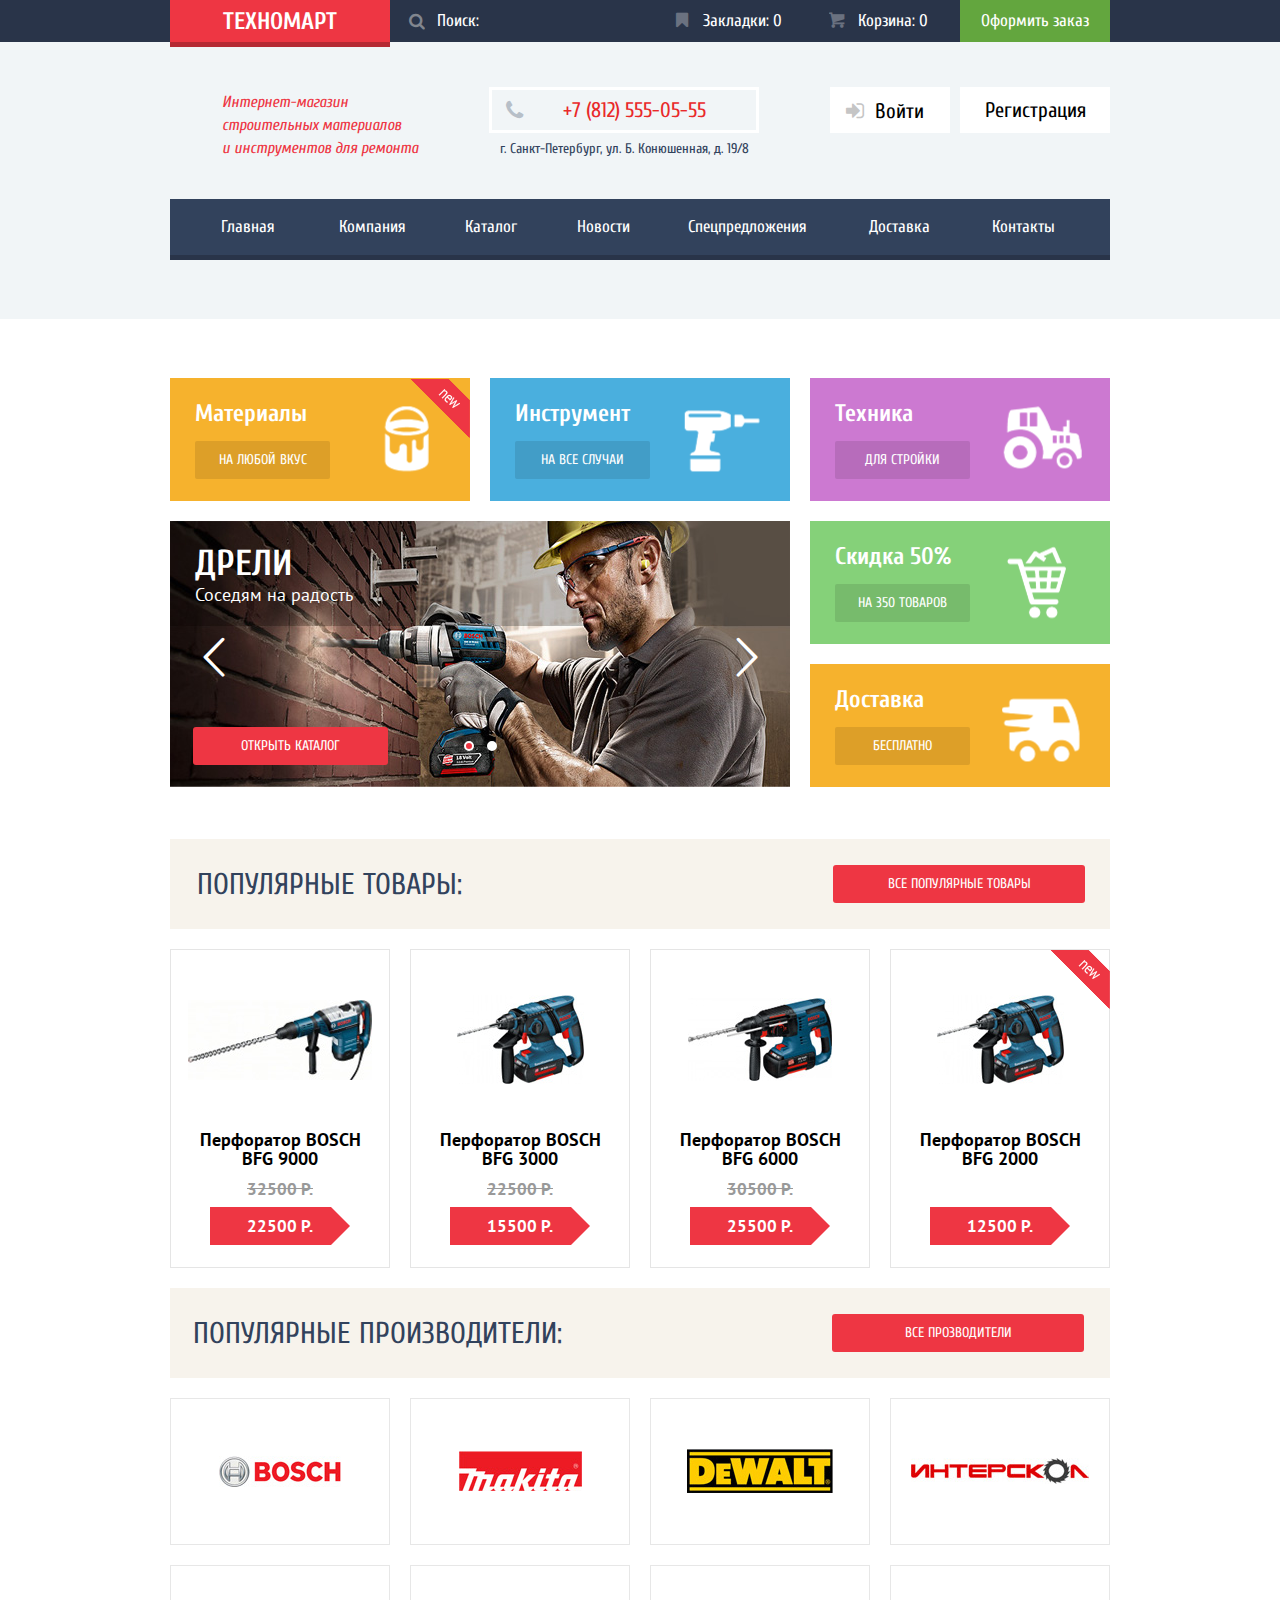
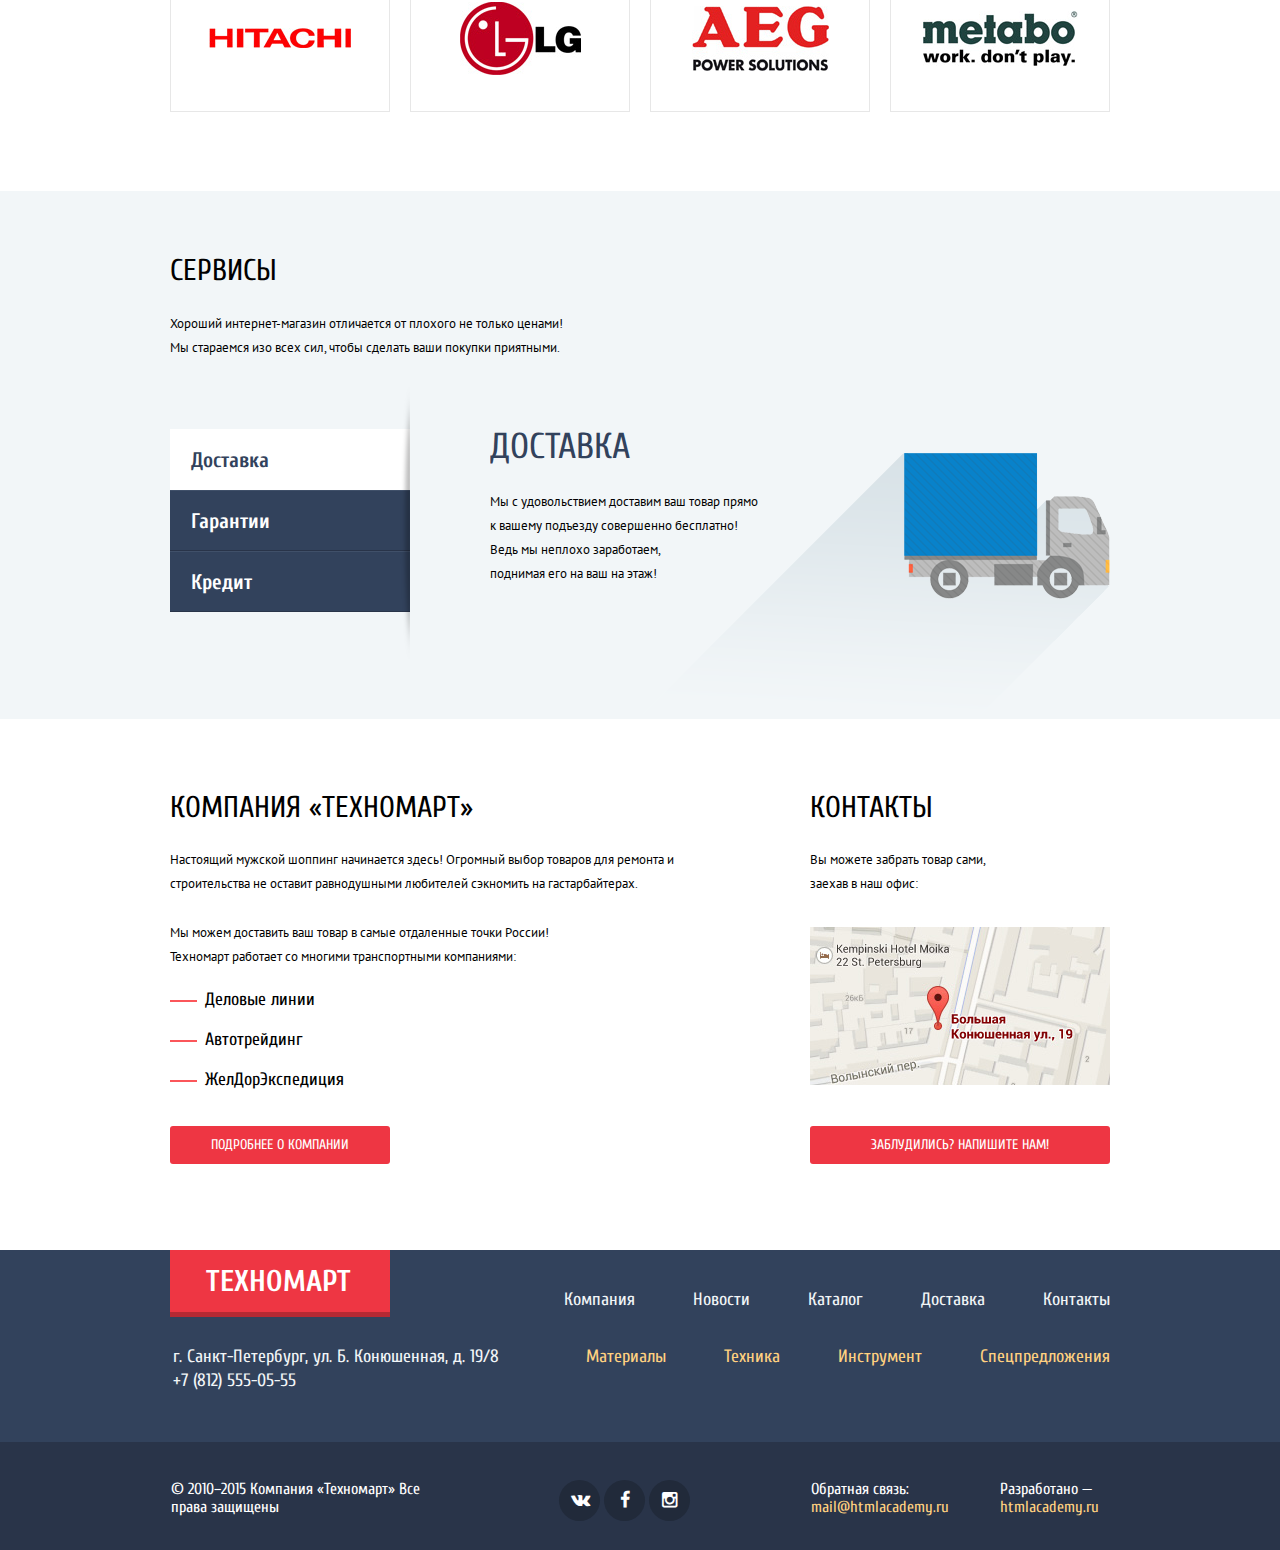
<file: index.html>
<!DOCTYPE html>
<html lang="ru">

<head>
	<meta charset="utf-8">
	<title>Техномарт</title>
	<link href="https://fonts.googleapis.com/css?family=PT+Sans:400,400italic,700&amp;subset=latin,cyrillic" rel="stylesheet" type="text/css">
	<link href="https://fonts.googleapis.com/css?family=Cuprum:400,700,400italic&amp;subset=latin,cyrillic" rel="stylesheet" type="text/css">
	<link rel="stylesheet" href="css/normalize.css">
	<link rel="stylesheet" href="css/style-min.css">
</head>

<body>
	<header class="main-header">
		<div class="control-of-purchases">
			<div class="container clearfix">
				<div class="main-header-logo">
					<a href="index.html" title="Техномарт">Техномарт</a>
				</div>
				<form action="/echo" method="post" name="header-search">
					<input type="search" name="search-field" id="search-field" placeholder="Поиск:">
					<button type="submit" class="icon-search"></button>
				</form>
				<div class="user-controls clearfix">
					<a href="#" class="control-btn bookmarks"><i class="icon-bookmark"></i>Закладки: <span>0</span></a>
					<a href="#" class="control-btn cart"><i class="icon-basket"></i>Корзина: <span>0</span></a>
					<a href="#" class="header-btn checkout">Оформить заказ</a>
				</div>
			</div>
		</div>
		<div class="container">
			<div class="main-header-content clearfix">
				<!--  контент шапки  -->
				<div class="header-shop-info">
					<p>Интернет-магазин
						<br> строительных материалов
						<br> и инструментов для ремонта</p>
				</div>
				<div class="header-contact-information">
					<div class="contact-tel clearfix"><i class="icon-phone"></i>+7 (812) 555-05-55</div>
					<p>г. Санкт-Петербург, ул. Б. Конюшенная, д. 19/8</p>
				</div>
				<div class="user-block clearfix">
					<a href="#" class="header-btn enter"><i class="icon-login"></i>Войти</a>
					<a href="#" class="header-btn registration">Регистрация</a>
				</div>
			</div>
			<!--  основное меню  -->
			<nav class="main-navigation">
				<ul class="clearfix">
					<li class="main-nav-item">
						<a href="index.html">Главная</a>
					</li>
					<li class="main-nav-item">
						<a href="#">Компания</a>
					</li>
					<li class="main-nav-item">
						<a href="technomart-catalog.html">Каталог</a>
					</li>
					<li class="main-nav-item">
						<a href="#">Новости</a>
					</li>
					<li class="main-nav-item">
						<a href="#">Спецпредложения</a>
					</li>
					<li class="main-nav-item">
						<a href="#">Доставка</a>
					</li>
					<li class="main-nav-item">
						<a href="#">Контакты</a>
					</li>
				</ul>
			</nav>
		</div>
	</header>
	<!--  основной блок  -->
	<div class="main-content">
		<div class="container">
			<div class="promo-block clearfix">
				<div class="left-col clearfix">
					<div class="promo materials flag-new">
						<h4>Материалы</h4>
						<a href="#">На любой вкус</a>
					</div>
					<div class="promo tool">
						<h4>Инструмент</h4>
						<a href="#">На все случаи</a>
					</div>
					<!--  слайдер промо блок  -->
					<div class="promo-block-slider">
						<input type="radio" name="promo" id="promo-1" checked>
						<input type="radio" name="promo" id="promo-2">
						<div class="promo-slider-controls">
							<label for="promo-1"></label>
							<label for="promo-2"></label>
						</div>
						<div class="promo-slides">
							<div class="prm-slide promo-slide-1">
								<h2>Дрели</h2>
								<p>Соседям на радость</p>
								<a href="#" class="content-btn slider-btn">Открыть каталог</a>
							</div>
							<div class="prm-slide promo-slide-2">
								<h2>Перфораторы</h2>
								<p>Настоящие мужские игрушки</p>
								<a href="#" class="content-btn slider-btn">Открыть каталог</a>
							</div>
							<button class="slider-arrow left-arrow" data-direction="left"><i class="icon-left"></i></button>
							<button class="slider-arrow right-arrow" data-direction="right"><i class="icon-right"></i></button>
						</div>
					</div>
				</div>
				<div class="right-col">
					<div class="promo technics">
						<h4>Техника</h4>
						<a href="#">Для стройки</a>
					</div>
					<div class="promo discounts">
						<h4>Скидка 50%</h4>
						<a href="#">На 350 товаров</a>
					</div>
					<div class="promo delivery">
						<h4>Доставка</h4>
						<a href="#">Бесплатно</a>
					</div>
				</div>
			</div>
			<div class="popular-goods">
				<div class="popular-goods-header clearfix">
					<h2>Популярные товары:</h2>
					<a href="#" class="content-btn">Все популярные товары</a>
				</div>
				<div class="popular-goods-catalog">
					<ul>
						<!--  1  -->
						<li>
							<div class="catalog-item">
								<!--                                    <div class="flag"></div>-->
								<div class="catalog-item-action">
									<a href="buy-product-page.html" class="buy-accept">Купить</a>
									<a href="#" class="add-to-boookmarks">В закладки</a>
								</div>
								<div class="item-image">
									<img src="img/item-image-bosch-9000.jpg" width="184" height="80" alt="Перфоратор BOSCH BFG 9000">
								</div>
								<h3>Перфоратор BOSCH BFG 9000</h3>
								<div class="old-price">32500 Р.</div>
								<div class="price">22500 Р.</div>
							</div>
						</li>
						<!--  2  -->
						<li>
							<div class="catalog-item">
								<div class="catalog-item-action">
									<a href="buy-product-page.html" class="buy-accept">Купить</a>
									<a href="#" class="add-to-boookmarks">В закладки</a>
								</div>
								<div class="item-image">
									<img src="img/item-image-bosch-3000.jpg" width="127" height="89" alt="Перфоратор BOSCH BFG 3000">
								</div>
								<h3>Перфоратор BOSCH BFG 3000</h3>
								<div class="old-price">22500 Р.</div>
								<div class="price">15500 Р.</div>
							</div>
						</li>
						<!--  3  -->
						<li>
							<div class="catalog-item">
								<div class="catalog-item-action">
									<a href="buy-product-page.html" class="buy-accept">Купить</a>
									<a href="#" class="add-to-boookmarks">В закладки</a>
								</div>
								<div class="item-image">
									<img src="img/item-image-bosch-6000.jpg" width="144" height="83" alt="Перфоратор BOSCH BFG 6000">
								</div>
								<h3>Перфоратор BOSCH BFG 6000</h3>
								<div class="old-price">30500 Р.</div>
								<div class="price">25500 Р.</div>
							</div>
						</li>
						<!--  новый 4  -->
						<li>
							<div class="catalog-item flag-new">
								<div class="catalog-item-action">
									<a href="buy-product-page.html" class="buy-accept">Купить</a>
									<a href="#" class="add-to-boookmarks">В закладки</a>
								</div>
								<div class="item-image">
									<img src="img/item-image-bosch-2000.jpg" width="127" height="89" alt="Перфоратор BOSCH BFG 2000">
								</div>
								<h3>Перфоратор BOSCH BFG 2000</h3>
								<div class="old-price"></div>
								<div class="price">12500 Р.</div>
							</div>
						</li>
					</ul>
				</div>
			</div>
			<!--  популярные производители  -->
			<div class="popular-makers">
				<div class="popular-makers-header clearfix">
					<h2>Популярные производители:</h2>
					<a href="#" class="content-btn">Все прозводители</a>
				</div>
				<div class="popular-makers-catalog">
					<ul>
						<li>
							<a href="#" class="makers-img-wrapper">
								<img src="img/popular-makers-bosch.jpg" width="122" height="31" alt="Bosch" title="Bosch">
							</a>
						</li>
						<li>
							<a href="#" class="makers-img-wrapper">
								<img src="img/popular-makers-makita.jpg" width="123" height="40" alt="Makita" title="Makita">
							</a>
						</li>
						<li>
							<a href="#" class="makers-img-wrapper">
								<img src="img/popular-makers-dewalt.jpg" width="146" height="44" alt="DeWalt" title="DeWalt">
							</a>
						</li>
						<li>
							<a href="#" class="makers-img-wrapper">
								<img src="img/popular-makers-interscol.jpg" width="178" height="26" alt="Интерскол" title="Интерскол">
							</a>
						</li>
						<li>
							<a href="#" class="makers-img-wrapper">
								<img src="img/popular-makers-hitachi.jpg" width="142" height="20" alt="Hitachi" title="Hitachi">
							</a>
						</li>
						<li>
							<a href="#" class="makers-img-wrapper">
								<img src="img/popular-makers-lg.jpg" width="121" height="73" alt="LG" title="LG">
							</a>
						</li>
						<li>
							<a href="#" class="makers-img-wrapper">
								<img src="img/popular-makers-aeg.jpg" width="137" height="65" alt="AEG" title="AEG">
							</a>
						</li>
						<li>
							<a href="#" class="makers-img-wrapper">
								<img src="img/popular-makers-metabo.jpg" width="155" height="55" alt="Metabo" title="Metabo">
							</a>
						</li>
					</ul>
				</div>
			</div>
		</div>
		<!--  услуги  -->
		<div class="services">
			<div class="container">
				<div class="services-description">
					<h2>Сервисы</h2>
					<p>Хороший интернет-магазин отличается от плохого не только ценами! Мы стараемся изо всех сил, чтобы сделать ваши покупки приятными.</p>
				</div>
				<!--  второй слайдер  -->
				<div class="services-slider clearfix">
					<input type="radio" name="services" id="service-1" checked>
					<input type="radio" name="services" id="service-2">
					<input type="radio" name="services" id="service-3" >
					<div class="slider-left-col">
						<div class="services-slider-controls">
							<label for="service-1">Доставка</label>
							<label for="service-2">Гарантии</label>
							<label for="service-3">Кредит</label>
						</div>
					</div>
					<div class="services-slides">
						<div class="service-slide services-slide-1">
							<h3>Доставка</h3>
							<p>Мы с удовольствием доставим ваш товар прямо
								<br> к вашему подъезду совершенно бесплатно!
								<br> Ведь мы неплохо заработаем,
								<br> поднимая его на ваш на этаж!</p>
						</div>
						<div class="service-slide services-slide-2">
							<h3>Гарантия</h3>
							<p>Если купленный у нас товар поломается или заискрит,
								<br> а также в случае пожара, спровоцированного его возгаранием,
								<br> вы всегда можете быть уверены в нашейгарантии. Мы обменяем
								<br> сгоревший товар на новый.
								<br> Дом уж восстановите как-нибудь сами.</p>
						</div>
						<div class="service-slide services-slide-3">
							<h3>Кредит</h3>
							<p>Залезть в долговую яму стало проще! Кредитные консультанты придут вам на помощь.</p>
							<a href="#" class="content-btn">Отправить заявку</a>
						</div>
					</div>
				</div>
			</div>
		</div>
		<div class="company-info">
			<div class="container clearfix">
				<div class="benefits">
					<h2>КОМПАНИЯ «Техномарт»</h2>
					<p>Настоящий мужской шоппинг начинается здесь! Огромный выбор товаров для ремонта и строительства не оставит равнодушными любителей сэкномить на гастарбайтерах.</p>
					<p>Мы можем доставить ваш товар в самые отдаленные точки России! Техномарт работает со многими транспортными компаниями:</p>
					<ul>
						<li>Деловые линии</li>
						<li>Автотрейдинг</li>
						<li>ЖелДорЭкспедиция</li>
					</ul>
					<a href="#" class="content-btn">Подробнее о компании</a>
				</div>
				<div class="contacts">
					<h2>Контакты</h2>
					<p>Вы можете забрать товар сами, заехав в наш офис:</p>
					<a class="open-modal-map" href="adress.html">
						<img src="img/small-map-image.jpg" width="300" height="158" alt="Место на карте" title="Наш офис здесь">
					</a>
					<a href="write-us.html" class="content-btn write-us-btn">Заблудились? Напишите нам!</a>
				</div>
				<div class="company-info-action">
					<div class="modal-map">
						<iframe src="https://www.google.com/maps/embed?pb=!1m18!1m12!1m3!1d2376.7516361114067!2d30.31810003127109!3d59.938747285514545!2m3!1f0!2f0!3f0!3m2!1i1024!2i768!4f13.1!3m3!1m2!1s0x4696310fca5ba729%3A0xea9c53d4493c879f!2z0JHQvtC70YzRiNCw0Y8g0JrQvtC90Y7RiNC10L3QvdCw0Y8g0YPQuy4sIDE5LCDQodCw0L3QutGCLdCf0LXRgtC10YDQsdGD0YDQsywgMTkxMTg2!5e0!3m2!1sru!2sru!4v1447366633626" width="940" height="446" style="border:0" allowfullscreen></iframe>
						<button class="closing-cross closing-map">&times;</button>
					</div>
				</div>
			</div>
		</div>
	</div>
	<!--  футер  -->
	<footer class="main-footer">
		<!--  верхняя часть  -->
		<div class="footer-top">
			<div class="container">
				<div class="footer-menu clearfix">
					<div class="footer-logo">
						<a href="index.html" title="Техномарт">Техномарт</a>
					</div>
					<nav class="footer-main-navigation">
						<ul>
							<li>
								<a href="#">Компания</a>
							</li>
							<li>
								<a href="#">Новости</a>
							</li>
							<li>
								<a href="technomart-catalog.html">Каталог</a>
							</li>
							<li>
								<a href="#">Доставка</a>
							</li>
							<li>
								<a href="#">Контакты</a>
							</li>
						</ul>
					</nav>
				</div>
				<div class="footer-categories clearfix">
					<div class="footer-contacts">
						<p>г. Санкт-Петербург, ул. Б. Конюшенная, д. 19/8 +7 (812) 555-05-55</p>
					</div>
					<div class="footer-sub-navigation">
						<ul>
							<li>
								<a href="#">Материалы</a>
							</li>
							<li>
								<a href="#">Техника</a>
							</li>
							<li>
								<a href="#">Инструмент</a>
							</li>
							<li>
								<a href="#">Спецпредложения</a>
							</li>
						</ul>
					</div>
				</div>
			</div>
		</div>
		<!--  нижняя часть  -->
		<div class="footer-bottom">
			<div class="container clearfix">
				<div class="footer-copyright">
					<p>&copy; 2010–2015 Компания «Техномарт» Все права защищены</p>
				</div>
				<div class="footer-social">
					<a href="#" class="social-btn vk"><i class="icon-vk"></i></a>
					<a href="#" class="social-btn fb"><i class="icon-facebook"></i></a>
					<a href="#" class="social-btn inst"><i class="icon-instagramm"></i></a>
				</div>
				<div class="footer-feedback">
					Обратная связь:
					<a href="mailto:mail@htmlacademy.ru">mail@htmlacademy.ru</a>
				</div>
				<div class="footer-developed">
					Разработано —
					<a href="https://htmlacademy.ru/">htmlacademy.ru</a>
				</div>
			</div>
		</div>
		<!--   попап    -->
		<div class="write-us-popup">
			<button class="closing-cross closing-write-us">&times;</button>
			<form action="/echo" method="post">
				<div class="popup-container clearfix">
					<div class="popup-left-col">
						<label for="popup-user-name">Ваше имя:</label>
						<input type="text" id="popup-user-name" name="user-name" placeholder="Представьтесь, пожалуйста">
					</div>
					<div class="popup-right-col">
						<label for="popup-user-email">Ваш e-mail:</label>
						<input type="email" id="popup-user-email" name="user-email" placeholder="Для отправки ответа">
					</div>
					<label for="message-text">Текст письма:</label>
					<textarea name="message-text" id="message-text" placeholder="В свободной форме"></textarea>
				</div>
				<div class="form-control">
					<button type="submit" class="content-btn">Отправить</button>
					<button type="reset" class="content-btn">Отмена</button>
				</div>
			</form>
		</div>
	</footer>
	<div class="add-to-cart-popup">
		<button class="closing-cross closing-cart">&times;</button>
		<div class="success-add">
			<span>Товар добавлен в корзину!</span>
			<div class="popup-control">
				<a href="#" class="content-btn">Оформить заказ</a>
				<button class="content-btn closing-cart">Продолжить покупки</button>
			</div>
		</div>
	</div>
	<script src="js/modal-windows-min.js" charset="utf-8"></script>
</body>

</html>
</file>
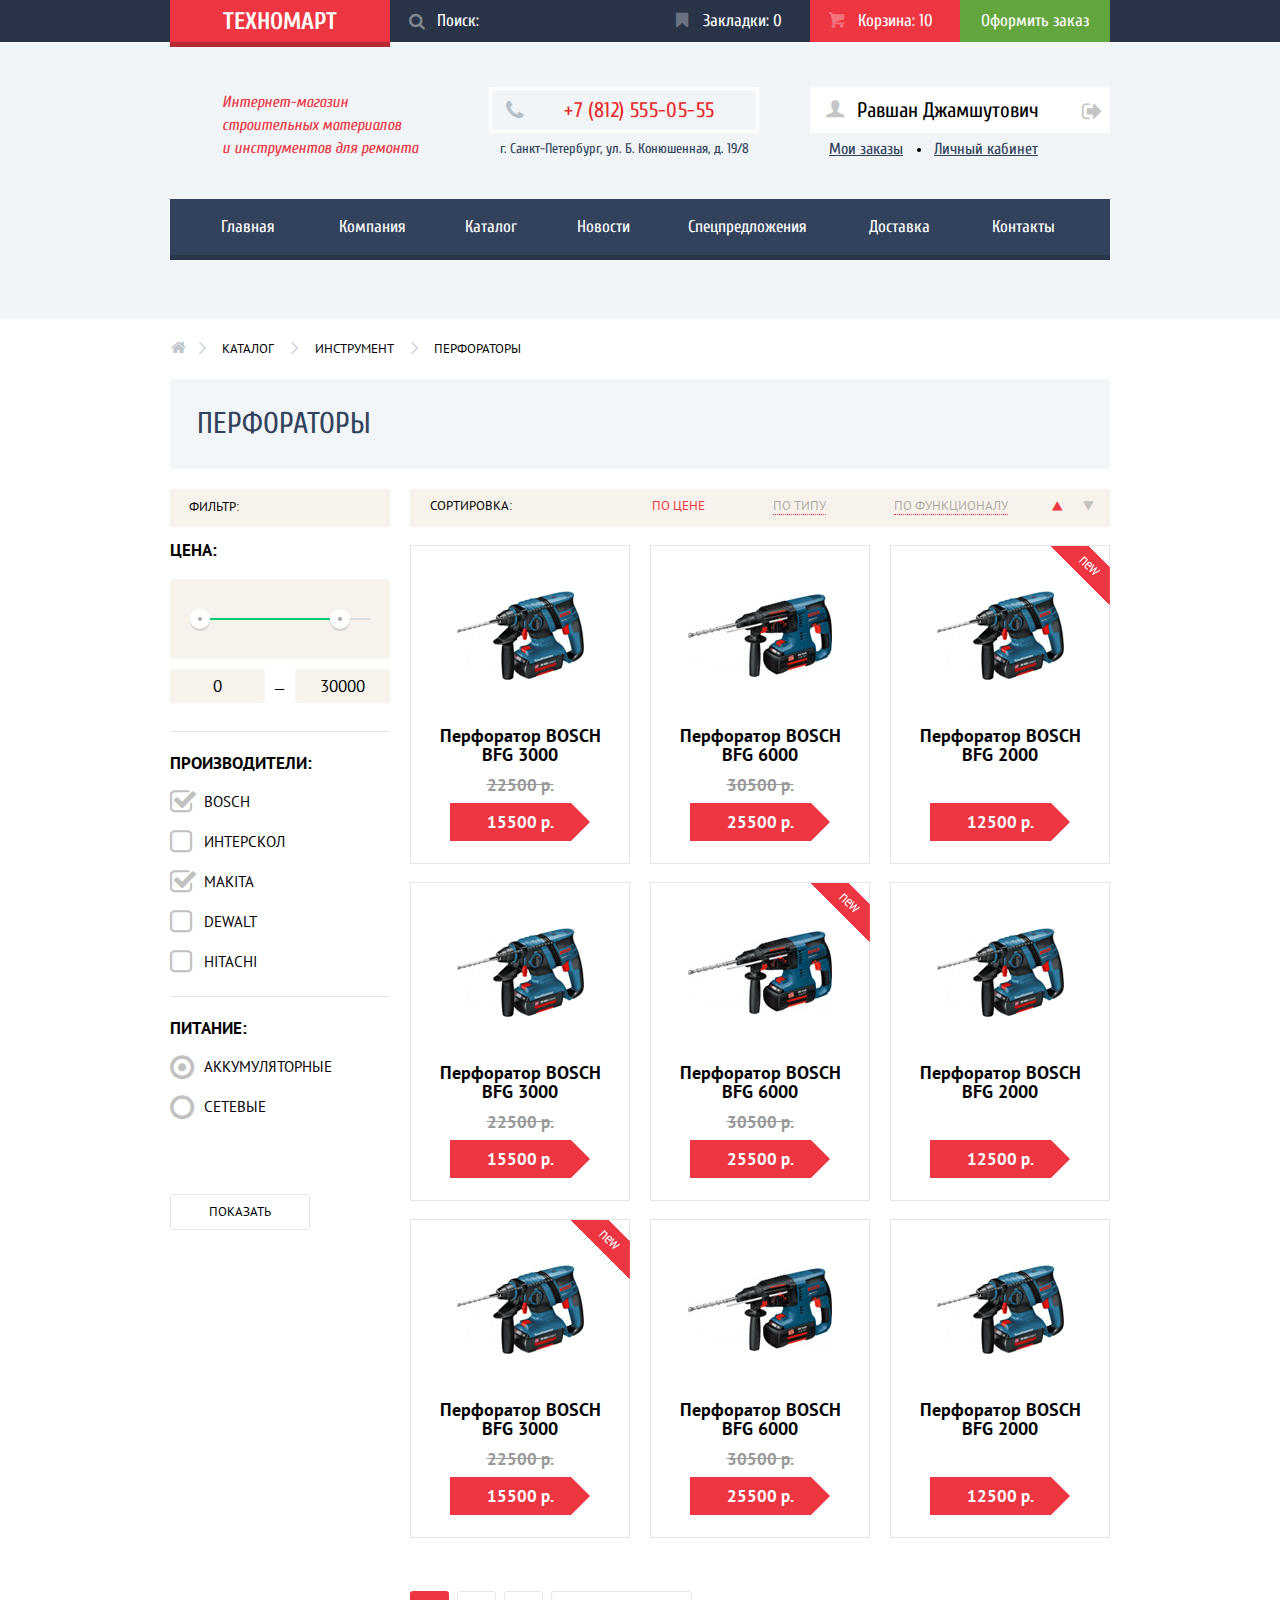
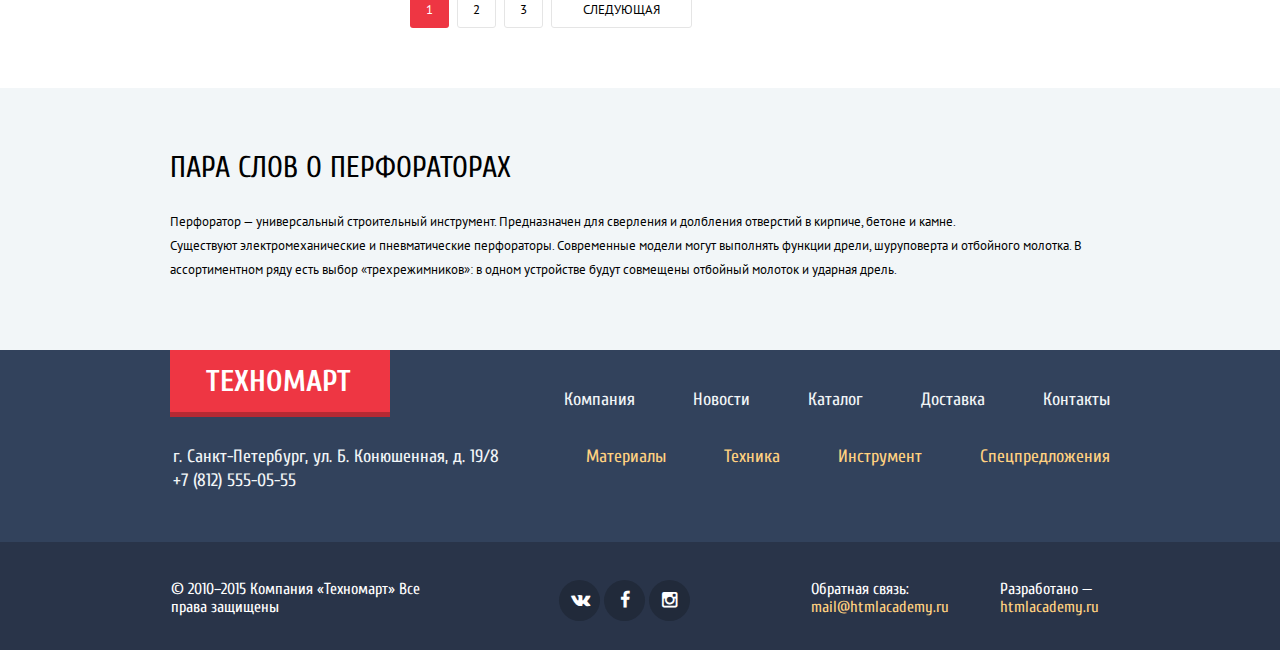
<file: technomart-catalog.html>
<!DOCTYPE html>
<html lang="ru">

<head>
	<meta charset="utf-8">
	<title>Техномарт</title>
	<link href="https://fonts.googleapis.com/css?family=PT+Sans:400,400italic,700&amp;subset=latin,cyrillic" rel="stylesheet" type="text/css">
	<link href="https://fonts.googleapis.com/css?family=Cuprum:400,700,400italic&amp;subset=latin,cyrillic" rel="stylesheet" type="text/css">
	<link rel="stylesheet" href="css/normalize.css">
	<link rel="stylesheet" href="css/style-min.css">
</head>

<body class="catalog-page">
	<!--  хэдэр  -->
	<header class="main-header">
		<!--  верхняя панелька  -->
		<div class="control-of-purchases">
			<div class="container clearfix">
				<div class="main-header-logo">
					<a href="index.html" title="Техномарт">Техномарт</a>
				</div>
				<form action="/echo" method="post" name="header-search">
					<input type="search" name="search-field" id="search-field" placeholder="Поиск:">
					<button type="submit" class="icon-search"></button>
				</form>
				<div class="user-controls clearfix">
					<a href="#" class="control-btn bookmarks"><i class="icon-bookmark"></i>Закладки: <span>0</span></a>
					<a href="#" class="control-btn cart action"><i class="icon-basket"></i>Корзина: <span>10</span></a>
					<a href="#" class="header-btn checkout">Оформить заказ</a>
				</div>
			</div>
		</div>
		<div class="container">
			<div class="main-header-content clearfix">
				<!--  контент шапки  -->
				<div class="header-shop-info">
					<p>Интернет-магазин
						<br> строительных материалов
						<br> и инструментов для ремонта</p>
				</div>
				<div class="header-contact-information">
					<div class="contact-tel clearfix"><i class="icon-phone"></i>+7 (812) 555-05-55</div>
					<p>г. Санкт-Петербург, ул. Б. Конюшенная, д. 19/8</p>
				</div>
				<!--  user-block  -->
				<div class="user-block-logged">
					<div class="user-logged-field clearfix">
						<a href="#" class="logged-user-out"><i class="icon-logout"></i></a>
						<a href="#" class="logged-user-name"><i class="icon-user"></i>Равшан Джамшутович</a>
					</div>
					<div class="user-logged-menu">
						<ul class="clearfix">
							<li>
								<a href="#">Мои заказы</a>
							</li>
							<li>
								<a href="#">Личный кабинет</a>
							</li>
						</ul>
					</div>
				</div>
			</div>
			<!--  основное меню  -->
			<nav class="main-navigation">
				<ul class="clearfix">
					<li class="main-nav-item">
						<a href="index.html">Главная</a>
					</li>
					<li class="main-nav-item">
						<a href="#">Компания</a>
					</li>
					<li class="main-nav-item">
						<a href="technomart-catalog.html">Каталог</a>
					</li>
					<li class="main-nav-item">
						<a href="#">Новости</a>
					</li>
					<li class="main-nav-item">
						<a href="#">Спецпредложения</a>
					</li>
					<li class="main-nav-item">
						<a href="#">Доставка</a>
					</li>
					<li class="main-nav-item">
						<a href="#">Контакты</a>
					</li>
				</ul>
			</nav>
		</div>
	</header>
	<!--  оснавная часть  -->
	<div class="main-content">
		<div class="container">
			<!--  крошки  -->
			<nav class="breadcrumbs">
				<ul>
					<li>
						<a href="index.html"><i class="icon-home"></i></a>
					</li>
					<li>
						<a href="#"><i class="icon-right"></i>Каталог</a>
					</li>
					<li>
						<a href=""><i class="icon-right"></i>Инструмент</a>
					</li>
					<li>
						<span><i class="icon-right"></i>Перфораторы</span>
					</li>
				</ul>
			</nav>
			<div class="catalog-title">
				<h1>Перфораторы</h1>
			</div>
			<!--  обёртка каталога  -->
			<div class="catalog clearfix">
				<!--  левая колонка с формой  -->
				<div class="catalog-filter-form">
					<form action="/echo" method="post">
						<div class="filter-title">
							<span>Фильтр:</span>
						</div>
						<fieldset>
							<legend>Цена:</legend>
							<div class="range-filter">
								<div class="range-controls">
									<div class="scale">
										<div class="bar" style="margin-left: 0%; width: 85%"></div>
									</div>
									<div class="toggle toggle-min"></div>
									<div class="toggle toggle-max"></div>
								</div>
								<div class="price-controls">
									<label class="min-price">
										<input name="min-price" type="text" value="0">
									</label>
									<span>—</span>
									<label class="max-price">
										<input name="max-price" type="text" value="30000">
									</label>
								</div>
							</div>
						</fieldset>
						<div class="filter-switches">
							<fieldset>
								<legend>Производители:</legend>
								<input type="checkbox" id="bosch" value="bosch" checked>
								<label for="bosch">Bosch</label>
								<input type="checkbox" id="interscol" value="interscol">
								<label for="interscol">Интерскол</label>
								<input type="checkbox" id="makita" value="makita" checked>
								<label for="makita">Makita</label>
								<input type="checkbox" id="dewalt" value="Dewalt">
								<label for="dewalt">Dewalt</label>
								<input type="checkbox" id="hitachi" value="hitachi">
								<label for="hitachi">Hitachi</label>
							</fieldset>
							<fieldset>
								<legend>Питание:</legend>
								<input type="radio" name="power" id="battery" value="battery" checked>
								<label for="battery">Аккумуляторные</label>
								<input type="radio" name="power" id="nerwork" value="nerwork">
								<label for="nerwork">Сетевые</label>
							</fieldset>
						</div>
						<button type="submit" class="content-btn">Показать</button>
					</form>
				</div>
				<!--  правая колонка с списком товаров  -->
				<div class="catalog-products">
					<!--  шапка с сортировкой товара  -->
					<div class="catalog-sorting clearfix">
						<div class="catalog-sorting-title">
							<span>Сортировка:</span>
						</div>
						<div class="catalog-sorting-types clearfix">
							<ul>
								<li class="active-type">
									<a href="#" class="sort-type"><span>По цене</span></a>
								</li>
								<li>
									<a href="#" class="sort-type"><span>По типу</span></a>
								</li>
								<li>
									<a href="#" class="sort-type"><span>По функционалу</span></a>
								</li>
							</ul>
						</div>
						<div class="catalog-sorting-arrows">
							<a href="#" class="active-arrow"><i class="icon-up-dir"></i></a>
							<a href="#"><i class="icon-down-dir"></i></a>
						</div>
					</div>
					<!--  длинная портянка с товарами  -->
					<div class="catalog-items">
						<ul>
							<!--  1  -->
							<li>
								<div class="catalog-item">
									<div class="catalog-item-action">
										<a href="buy-product-page.html" class="buy-accept">Купить</a>
										<a href="#" class="add-to-boookmarks">В закладки</a>
									</div>
									<div class="item-image">
										<img src="img/item-image-bosch-3000.jpg" width="127" height="89" alt="Перфоратор BOSCH BFG 3000">
									</div>
									<h3>Перфоратор BOSCH BFG 3000</h3>
									<div class="old-price">22500 р.</div>
									<div class="price">15500 р.</div>
								</div>
							</li>
							<!--  2  -->
							<li>
								<div class="catalog-item">
									<div class="catalog-item-action">
										<a href="buy-product-page.html" class="buy-accept">Купить</a>
										<a href="#" class="add-to-boookmarks">В закладки</a>
									</div>
									<div class="item-image">
										<img src="img/item-image-bosch-6000.jpg" width="144" height="83" alt="Перфоратор BOSCH BFG 6000">
									</div>
									<h3>Перфоратор BOSCH BFG 6000</h3>
									<div class="old-price">30500 р.</div>
									<div class="price">25500 р.</div>
								</div>
							</li>
							<!--  3  новый+ховер  -->
							<li>
								<div class="catalog-item item-hover flag-new">
									<div class="catalog-item-action">
										<a href="buy-product-page.html" class="buy-accept">Купить</a>
										<a href="#" class="add-to-boookmarks">В закладки</a>
									</div>
									<div class="item-image">
										<img src="img/item-image-bosch-2000.jpg" width="127" height="89" alt="Перфоратор BOSCH BFG 2000">
									</div>
									<h3>Перфоратор BOSCH BFG 2000</h3>
									<div class="old-price"></div>
									<div class="price">12500 р.</div>
								</div>
							</li>
							<!--  4  -->
							<li>
								<div class="catalog-item">
									<div class="catalog-item-action">
										<a href="buy-product-page.html" class="buy-accept">Купить</a>
										<a href="#" class="add-to-boookmarks">В закладки</a>
									</div>
									<div class="item-image">
										<img src="img/item-image-bosch-3000.jpg" width="127" height="89" alt="Перфоратор BOSCH BFG 3000">
									</div>
									<h3>Перфоратор BOSCH BFG 3000</h3>
									<div class="old-price">22500 р.</div>
									<div class="price">15500 р.</div>
								</div>
							</li>
							<!--  5  новый  -->
							<li>
								<div class="catalog-item flag-new">
									<div class="catalog-item-action">
										<a href="buy-product-page.html" class="buy-accept">Купить</a>
										<a href="#" class="add-to-boookmarks">В закладки</a>
									</div>
									<div class="item-image">
										<img src="img/item-image-bosch-6000.jpg" width="144" height="83" alt="Перфоратор BOSCH BFG 6000">
									</div>
									<h3>Перфоратор BOSCH BFG 6000</h3>
									<div class="old-price">30500 р.</div>
									<div class="price">25500 р.</div>
								</div>
							</li>
							<!--  6  -->
							<li>
								<div class="catalog-item">
									<div class="catalog-item-action">
										<a href="buy-product-page.html" class="buy-accept">Купить</a>
										<a href="#" class="add-to-boookmarks">В закладки</a>
									</div>
									<div class="item-image">
										<img src="img/item-image-bosch-2000.jpg" width="127" height="89" alt="Перфоратор BOSCH BFG 2000">
									</div>
									<h3>Перфоратор BOSCH BFG 2000</h3>
									<div class="old-price"></div>
									<div class="price">12500 р.</div>
								</div>
							</li>
							<!--  7  новый-->
							<li>
								<div class="catalog-item flag-new">
									<div class="catalog-item-action">
										<a href="buy-product-page.html" class="buy-accept">Купить</a>
										<a href="#" class="add-to-boookmarks">В закладки</a>
									</div>
									<div class="item-image">
										<img src="img/item-image-bosch-3000.jpg" width="127" height="89" alt="Перфоратор BOSCH BFG 3000">
									</div>
									<h3>Перфоратор BOSCH BFG 3000</h3>
									<div class="old-price">22500 р.</div>
									<div class="price">15500 р.</div>
								</div>
							</li>
							<!--  8  -->
							<li>
								<div class="catalog-item">
									<div class="catalog-item-action">
										<a href="buy-product-page.html" class="buy-accept">Купить</a>
										<a href="#" class="add-to-boookmarks">В закладки</a>
									</div>
									<div class="item-image">
										<img src="img/item-image-bosch-6000.jpg" width="144" height="83" alt="Перфоратор BOSCH BFG 6000">
									</div>
									<h3>Перфоратор BOSCH BFG 6000</h3>
									<div class="old-price">30500 р.</div>
									<div class="price">25500 р.</div>
								</div>
							</li>
							<!--  9  -->
							<li>
								<div class="catalog-item">
									<div class="catalog-item-action">
										<a href="buy-product-page.html" class="buy-accept">Купить</a>
										<a href="#" class="add-to-boookmarks">В закладки</a>
									</div>
									<div class="item-image">
										<img src="img/item-image-bosch-2000.jpg" width="127" height="89" alt="Перфоратор BOSCH BFG 2000">
									</div>
									<h3>Перфоратор BOSCH BFG 2000</h3>
									<div class="old-price"></div>
									<div class="price">12500 р.</div>
								</div>
							</li>
						</ul>
					</div>
					<div class="catalog-pagination">
						<ul>
							<li class="active-page">
								<span>1</span>
							</li>
							<li>
								<a href="#">2</a>
							</li>
							<li>
								<a href="#">3</a>
							</li>
							<li>
								<a href="#" class="next-page">Следующая</a>
							</li>
						</ul>
					</div>
				</div>
			</div>
		</div>
		<div class="category-description clearfix">
			<div class="container">
				<!--  корявый перенос тут какой-то, одну букву оставили, так и задумано? не баг а фича)-->
				<h2>Пара слов о перфораторах</h2>
				<p>Перфоратор — универсальный строительный инструмент. Предназначен для сверления и долбления отверстий в кирпиче, бетоне и камне.
					<br> Существуют электромеханические и пневматические перфораторы. Современные модели могут выполнять функции дрели, шуруповерта и отбойного молотка. В
					<br> ассортиментном ряду есть выбор «трехрежимников»: в одном устройстве будут совмещены отбойный молоток и ударная дрель.</p>
			</div>
		</div>
	</div>
	<!--  футер  -->
	<footer class="main-footer">
		<!--  верхняя часть  -->
		<div class="footer-top">
			<div class="container">
				<div class="footer-menu clearfix">
					<div class="footer-logo">
						<a href="index.html" title="Техномарт">Техномарт</a>
					</div>
					<nav class="footer-main-navigation">
						<ul>
							<li>
								<a href="#">Компания</a>
							</li>
							<li>
								<a href="#">Новости</a>
							</li>
							<li>
								<a href="technomart-catalog.html">Каталог</a>
							</li>
							<li>
								<a href="#">Доставка</a>
							</li>
							<li>
								<a href="#">Контакты</a>
							</li>
						</ul>
					</nav>
				</div>
				<div class="footer-categories clearfix">
					<div class="footer-contacts">
						<p>г. Санкт-Петербург, ул. Б. Конюшенная, д. 19/8 +7 (812) 555-05-55</p>
					</div>
					<div class="footer-sub-navigation">
						<ul>
							<li>
								<a href="#">Материалы</a>
							</li>
							<li>
								<a href="#">Техника</a>
							</li>
							<li>
								<a href="#">Инструмент</a>
							</li>
							<li>
								<a href="#">Спецпредложения</a>
							</li>
						</ul>
					</div>
				</div>
			</div>
		</div>
		<!--  нижняя часть  -->
		<div class="footer-bottom">
			<div class="container clearfix">
				<div class="footer-copyright">
					<p>&copy; 2010–2015 Компания «Техномарт» Все права защищены</p>
				</div>
				<div class="footer-social">
					<a href="#" class="social-btn vk"><i class="icon-vk"></i></a>
					<a href="#" class="social-btn fb"><i class="icon-facebook"></i></a>
					<a href="#" class="social-btn inst"><i class="icon-instagramm"></i></a>
				</div>
				<div class="footer-feedback">
					Обратная связь:
					<a href="mailto:mail@htmlacademy.ru">mail@htmlacademy.ru</a>
				</div>
				<div class="footer-developed">
					Разработано —
					<a href="https://htmlacademy.ru/">htmlacademy.ru</a>
				</div>
			</div>
		</div>
	</footer>
	<div class="add-to-cart-popup">
		<button class="closing-cross closing-cart">&times;</button>
		<div class="success-add">
			<span>Товар добавлен в корзину!</span>
			<div class="popup-control">
				<a href="#" class="content-btn">Оформить заказ</a>
				<button class="content-btn closing-cart">Продолжить покупки</button>
			</div>
		</div>
	</div>
	<script src="js/modal-windows-min.js" charset="utf-8"></script>
</body>
</file>
<file: css/style-min.css>
@charset "UTF-8";@font-face{font-family:"symbols-technomart";src:url(../fonts/symbols-technomart.eot?22619757);src:url(../fonts/symbols-technomart.eot?22619757#iefix) format("embedded-opentype"),url(../fonts/symbols-technomart.woff?22619757) format("woff"),url(../fonts/symbols-technomart.ttf?22619757) format("truetype"),url(../fonts/symbols-technomart.svg?22619757#symbols-technomart) format("svg");font-weight:400;font-style:normal}[class^="icon-"]:before,[class*=" icon-"]:before{font-family:"symbols-technomart";font-style:normal;font-weight:400;speak:none;display:inline-block;text-decoration:inherit;width:1em;margin-right:.2em;text-align:center;font-variant:normal;text-transform:none;line-height:1em;margin-left:.2em}.icon-left:before{content:"\3c"}.icon-right:before{content:"\3e"}.icon-basket:before{content:"\62"}.icon-facebook:before{content:"\66"}.icon-twitter:before{content:"\74"}.icon-vk:before{content:"\76"}.icon-up:before{content:"\2c4"}.icon-down:before{content:"\2c5"}.icon-left-big:before{content:"\2190"}.icon-right-big:before{content:"\2192"}.icon-login:before{content:"\2386"}.icon-logout:before{content:"\241b"}.icon-up-dir:before{content:"\25b2"}.icon-down-dir:before{content:"\25bc"}.icon-circle:before{content:"\25cb"}.icon-circle-dot:before{content:"\25cf"}.icon-star:before{content:"\2605"}.icon-check-off:before{content:"\2610"}.icon-check-on:before{content:"\2611"}.icon-youtube:before{content:"\f39e"}.icon-home:before{content:"🏠"}.icon-user:before{content:"👨"}.icon-phone:before{content:"📞"}.icon-instagramm:before{content:"📷"}.icon-search:before{content:"🔍"}.icon-bookmark:before{content:"🔖"}body{min-width:960px;padding:0;margin:0;font-family:"PT Sans","Arial","Helvetica",sans-serif;font-size:13px;color:#000;font-weight:400;line-height:24px}h1{font-family:"Cuprum","Arial","Helvetica",sans-serif;font-size:30px;font-weight:400;color:#32425c;line-height:30px;text-transform:uppercase}h2{font-family:"Cuprum","Arial","Helvetica",sans-serif;font-size:30px;font-weight:400;color:#000;line-height:30px;text-transform:uppercase}img{max-width:100%;height:auto}.clearfix:after{content:"";display:table;clear:both}.container{width:940px;margin:0 auto;padding:0 10px}.main-header{margin-bottom:59px;padding-bottom:59px;background-color:#f1f5f7}.control-of-purchases{margin-bottom:45px;background-color:#293449}.main-header-logo{float:left;width:220px;box-shadow:0 5px 0 #b52933}.main-header-logo a{display:block;padding:10px 10px 8px;font-family:"Cuprum","Arial","Helvetica",sans-serif;font-size:24px;font-weight:700;text-transform:uppercase;text-decoration:none;color:#fff;line-height:24px;text-align:center;vertical-align:middle;background-color:#ee3643;white-space:nowrap;overflow:hidden}.main-header-logo a:hover{background-color:#ca2c37;box-shadow:0 5px 0 #9a212a}.main-header-logo a:active{background-color:#ba2732;box-shadow:0 5px 0 #9a212a}.control-of-purchases form{float:left;width:270px}form[name="header-search"] button[type="submit"]{float:left;width:35px;min-height:42px;margin:0;padding:9px 15px;border:none;background-color:#293449;white-space:nowrap;overflow:hidden}form[name="header-search"] button[type="submit"]:active{outline:none}.icon-search{font-size:17px;color:#81868f;line-height:1}input[type="search"]{float:right;width:213px;height:20px;padding:11px 10px 11px 12px;font-family:"Cuprum","Arial","Helvetica",sans-serif;font-size:17px;font-weight:400;color:#fff;line-height:20px;background-color:#293449;outline:none;border:none}form[name="header-search"]:hover,form[name="header-search"]:hover input[type="search"],form[name="header-search"]:hover button[type="submit"]{background-color:#212a3a}form[name="header-search"]:hover .icon-search{color:#fff}form[name="header-search"] input[type="search"]:focus,input[type="search"]:focus + button[type="submit"]{background-color:#fff}input[type="search"]:focus{color:#000}input[type="search"]:focus + button[type="submit"]{color:#ee3643}input[type="search"]::-webkit-input-placeholder{font-family:"Cuprum","Arial","Helvetica",sans-serif;font-size:17px;font-weight:400;color:#fff}input[type="search"]:-moz-placeholder{font-family:"Cuprum","Arial","Helvetica",sans-serif;font-size:17px;font-weight:400;color:#fff}input[type="search"]:-ms-input-placeholder{font-family:"Cuprum","Arial","Helvetica",sans-serif;font-size:17px;font-weight:400;color:#fff}.user-controls{float:right;width:450px;background-color:inherit}.user-controls a{float:left;font-family:"Cuprum","Arial","Helvetica",sans-serif;font-size:17px;font-weight:400;color:#fff;text-decoration:none}.user-controls .control-btn{width:133px;padding:9px 0 9px 17px;text-align:left;background-color:#293449;white-space:nowrap;overflow:hidden}.user-controls .bookmarks{padding-left:10px;width:140px}.user-controls .cart{padding-left:15px;width:135px}.user-controls .control-btn:hover{background-color:#212a3a}.user-controls .action{background-color:#ee3643}.control-btn:hover .icon-bookmark,.control-btn:hover .icon-basket{opacity:1;filter:alpha(opacity=100)}.user-controls .control-btn:active{color:#8b8e94;background-color:#161d29}.control-btn:active .icon-bookmark,.control-btn:active .icon-basket{opacity:.5;filter:alpha(opacity=50)}.user-controls .icon-bookmark,.user-controls .icon-basket{margin-right:9px;color:#fff;opacity:.3;filter:alpha(opacity=30)}.user-controls .header-btn{width:141px;padding:9px 5px 9px 4px;text-align:center;background-color:#63a63e;white-space:nowrap;overflow:hidden}.user-controls .header-btn:hover{background-color:#5fbb2d}.user-controls .header-btn:active{background-color:#518534;color:#b1c5a8}.main-header-content{margin-bottom:38px}.catalog-page .main-header-content{margin-bottom:37px}.header-shop-info{float:left;width:247px;margin-right:20px;padding-left:52px;font-family:"Cuprum","Arial","Helvetica",sans-serif;font-size:16px;line-height:23px;font-style:italic;font-weight:400;color:#ee3643}.header-contact-information{float:left;width:270px;font-family:"Cuprum","Arial","Helvetica",sans-serif;font-size:14px;line-height:24px;font-weight:400;color:#32425c;text-align:center}.header-contact-information p,.header-shop-info p{margin:0;margin-top:4px}.header-contact-information .contact-tel{margin:0;padding:9px 17px 8px 0;font-size:21px;line-height:23px;color:#e9292a;text-align:center;vertical-align:middle;border:3px solid #fff}.catalog-page .contact-tel{padding:9px 7px 8px 0;letter-spacing:.4px}.header-contact-information .icon-phone{float:left;margin-left:7px;color:#b7bfc8;font-size:22px;line-height:18px}.user-block{float:right;width:280px}.user-block .header-btn{display:block;padding:14px 5px;font-family:"Cuprum","Arial","Helvetica",sans-serif;font-size:21px;line-height:18px;font-weight:400;color:#000;text-decoration:none;text-align:center;background-color:#fff;white-space:nowrap;overflow:hidden}.user-block .enter{float:left;width:120px;padding:13px 0 12px;text-align:left}.user-block .registration{float:right;width:140px}.user-block .icon-login{margin-left:10px;margin-right:6px;font-size:21px;color:#c5c5c5}.user-block .header-btn:hover{color:#ee3643}.enter:hover .icon-login{color:#32425c}.user-block .header-btn:active,.enter:active .icon-login{color:#c5c5c5}.main-navigation{background-color:#32425c;border-bottom:5px solid #293449}.main-navigation ul{margin:0;padding:0;list-style:none}.main-navigation li{float:left}.main-navigation a{display:block;padding:20px 33px;font-family:"Cuprum","Arial","Helvetica",sans-serif;font-size:17px;line-height:16px;font-weight:400;color:#fff;text-decoration:none;text-align:center}.main-nav-item:first-child a{padding:20px 31px 20px 51px}.main-nav-item:nth-child(3) a{padding:20px 27px 20px 26px}.main-nav-item:nth-child(5) a{padding:20px 34px 19px 25px}.main-nav-item:nth-child(6) a{padding:20px 30px 20px 28px}.main-nav-item:nth-child(7) a{padding:20px 54px 20px 32px}.main-navigation a:hover{background-color:#293449}.main-navigation a:active{color:#84888e;background-color:#1d2739}.promo-block{margin-bottom:32px}.promo{position:relative;width:275px;margin-bottom:20px;padding-left:25px;padding-top:21px;padding-bottom:22px}.promo h4{width:150px;margin:0;margin-bottom:12px;font-family:"Cuprum","Arial","Helvetica",sans-serif;font-size:24px;line-height:30px;font-weight:700;color:#fff}.promo a{display:block;width:125px;padding:10px 5px;font-family:"Cuprum","Arial","Helvetica",sans-serif;font-size:14px;line-height:18px;font-weight:400;color:#fff;text-decoration:none;text-transform:uppercase;text-align:center;background-color:rgba(0,0,0,0.1);border-radius:2px;white-space:nowrap;overflow:hidden}.promo a:hover{background-color:rgba(0,0,0,0.2)}.promo a:active{background-color:rgba(0,0,0,0.3)}.promo::before{content:" ";position:absolute;display:block;top:20px;right:26px;width:82px;height:80px}.materials{background-color:#f6b22d;margin-right:20px}.materials::before{background:url(../img/sprite-promo.png) no-repeat 52% 3%}.flag-new:after{content:" ";position:absolute;width:60px;height:60px;top:0;right:0;background:url(../img/flag-new.png) no-repeat 50% 50%;z-index:5}.tool{background-color:#4aafde}.tool::before{background:url(../img/sprite-promo.png) no-repeat 96% 3%}.technics{background-color:#cc79d1}.technics::before{background:url(../img/sprite-promo.png) no-repeat 7% 3%}.discounts{background-color:#85d179}.discounts::before{background:url(../img/sprite-promo.png) no-repeat 95% 83%}.delivery{background-color:#f6b22d}.delivery::before{background:url(../img/sprite-promo.png) no-repeat 8% 83%}.promo-block .left-col{float:left;width:620px}.left-col .promo{float:left;width:275px}.promo-block-slider{position:relative;clear:both;width:620px;min-height:266px}input[name="promo"]{position:absolute;opacity:0;filter:alpha(opacity=0)}.promo-slider-controls{position:absolute;bottom:36px;left:50%;height:10px;width:80px;margin-left:-40px;text-align:center;z-index:5}.promo-slider-controls label{display:inline-block;width:6px;height:6px;margin:0 5px;background-color:#fff;border:2px solid #fff;vertical-align:top;border-radius:50%;cursor:pointer}#promo-1:checked ~ .promo-slider-controls label[for="promo-1"],#promo-2:checked ~ .promo-slider-controls label[for="promo-2"]{background-color:#ee3643}.prm-slide{min-height:266px;width:100%;overflow:hidden}.prm-slide h2{margin:0;margin-left:25px;margin-top:25px;margin-bottom:1px;padding:0;font-family:"Cuprum","Arial","Helvetica",sans-serif;font-size:36px;line-height:36px;font-weight:700;color:#fff}.prm-slide p{padding:0;margin:0;margin-left:25px;font-size:18px;line-height:24px;font-weight:400;color:#fff}.promo-slides .slider-btn{display:block;width:175px;margin-left:23px;margin-top:120px}.promo-slides .slider-arrow{position:absolute;margin:0;font-size:45px;line-height:45px;color:#fff;cursor:pointer;background:none;border:none;outline:none}.promo-slides .left-arrow{top:42%;left:1%}.promo-slides .right-arrow{top:42%;right:1%}.promo-slide-1{background:#8d8786 url(../img/promo-slide-1.jpg) no-repeat}.promo-slide-2{background:#8d8786 url(../img/promo-slide-2.jpg) no-repeat}.prm-slide{display:none}#promo-1:checked ~ .promo-slides .promo-slide-1{display:block}#promo-2:checked ~ .promo-slides .promo-slide-2{display:block}.promo-block .right-col{float:right;width:300px}.popular-goods{margin-bottom:20px}.popular-goods-header{padding:26px 25px 26px 27px;background-color:#f7f3ec}.popular-makers-header{padding:26px 26px 26px 23px;background-color:#f7f3ec}.popular-goods-header h2,.popular-makers-header h2{width:620px;float:left;margin:0;margin-top:5px;color:#32425c}.popular-goods-header a,.popular-makers-header a{float:right}a.content-btn{display:block;width:232px;padding:10px;font-family:"Cuprum","Arial","Helvetica",sans-serif;font-size:14px;line-height:18px;font-weight:400;color:#fff;text-decoration:none;text-transform:uppercase;text-align:center;background-color:#ee3643;border-radius:3px;white-space:nowrap;overflow:hidden}a.content-btn:hover{background-color:#ca2c37}a.content-btn:active{background-color:#ba2732}.popular-goods-catalog{font-size:0}.popular-goods-catalog ul,.popular-makers-catalog ul{margin:0;padding:0;list-style:none}.popular-goods-catalog li{display:inline-block;vertical-align:top;margin-right:20px;margin-top:20px;font-size:18px}.popular-goods-catalog li:last-child{margin-right:0}.catalog-item{position:relative;width:218px;min-height:317px;text-align:center;border:1px solid #e5e5e5;background-color:#fff}.catalog-item .catalog-item-action{position:absolute;top:0;left:0;width:218px;height:88px;padding:40px 0;background-color:#fff}.catalog-item-action .buy-accept,.catalog-item-action .add-to-boookmarks{display:block;width:135px;margin:0 auto 7px;padding:10px 0;font-family:"Cuprum","Arial","Helvetica",sans-serif;font-size:14px;text-decoration:none;text-transform:uppercase;color:#fff;border-radius:3px;background-color:#63a63e;white-space:nowrap;overflow:hidden}.catalog-item-action .buy-accept{box-shadow:inset 0 -3px 0 #367315}.catalog-item-action .add-to-boookmarks{width:129px;padding:7px 0;color:#32425c;border:3px solid #63a63e;background-color:#fff}.catalog-item .catalog-item-action{display:none}.catalog-item:hover .catalog-item-action{display:block}.catalog-item:hover{width:220px;box-shadow:0 10px 25px 0 rgba(41,52,73,0.5);border:none}.catalog-item-action .buy-accept:hover{background-color:#5fbb2d}.catalog-item-action .buy-accept:active{background-color:#518534;box-shadow:none}.catalog-item-action .add-to-boookmarks:hover{border:3px solid #32425c}.catalog-item-action .add-to-boookmarks:active{border:3px solid #32425c;opacity:.3;filter:alpha(opacity=30)}.item-image{width:100%;height:175px;line-height:175px;text-align:center;background-color:#fff}.item-image img{vertical-align:middle}.catalog-item h3{margin:0;margin-top:5px;margin-bottom:6px;padding:0 25px;font-size:18px;font-weight:700;line-height:19px}.old-price{min-height:30px;margin-bottom:3px;font-size:17px;line-height:30px;font-weight:700;color:#999;text-decoration:line-through;vertical-align:middle}.price{position:relative;width:141px;padding:10px 0;margin:0 auto;font-size:17px;line-height:18px;font-weight:700;color:#fff;background-color:#ee3643;white-space:nowrap;overflow:hidden}.price:after{content:" ";position:absolute;top:0;right:-22px;width:4px;height:0;border:19px solid #fff;border-left-color:#ee3643;z-index:20}.popular-goods-catalog .flag-new:after,.catalog-items .flag-new:after{top:-1px;right:-1px}.popular-makers{margin-bottom:79px}.popular-makers-catalog{font-size:0}.popular-makers-catalog li{display:inline-block;vertical-align:top;margin-right:20px;margin-top:20px}.popular-makers-catalog a:hover{box-shadow:0 10px 25px 0 rgba(41,52,73,0.5);border:none;width:220px}.popular-makers-catalog a:active{box-shadow:0 4px 10px 0 rgba(41,52,73,0.5);border:none;width:220px}.makers-img-wrapper:active img{opacity:.3;filter:alpha(opacity=30)}.popular-makers-catalog li:nth-child(4n){margin-right:0}.popular-makers-catalog a{display:block;width:218px;min-height:145px;background-color:#fff;text-align:center;line-height:145px;border:1px solid #e7e7e7}.popular-makers-catalog img{vertical-align:middle}.services{margin-bottom:49px;background-color:#f2f6f8}.services-description{padding:65px 0 69px}.services-description h2{margin:0;margin-bottom:26px;padding:0}.services-description p{width:400px;margin:0;padding:0}.services-slider{position:relative;min-height:290px}.slider-left-col{float:left;width:300px}input[name="services"]{position:absolute;opacity:0;filter:alpha(opacity=0)}.services-slider-controls{position:relative;width:240px}.services-slider-controls label{display:block;padding:15px 0 14px 21px;margin:0;font-family:"Cuprum","Arial","Helvetica",sans-serif;font-size:21px;line-height:30px;font-weight:700;color:#fff;background-color:#32425c;cursor:pointer;border-bottom:1px solid #293449;border-top:1px solid #405069}.services-slider-controls label:hover{background-color:#293449}.services-slider-controls:after{content:" ";position:absolute;top:-23%;right:0;width:10px;height:272px;background:url(../img/services-slider-right-border.png) no-repeat}#service-1:checked ~ .slider-left-col label[for="service-1"],#service-2:checked ~ .slider-left-col label[for="service-2"],#service-3:checked ~ .slider-left-col label[for="service-3"]{background-color:#fff;color:#32425c;border-bottom:1px solid #fff;border-top:1px solid #fff}.services-slides{position:relative;float:right;width:620px;min-height:290px}.service-slide{min-height:290px;padding-right:240px;overflow:hidden}.service-slide h3{margin:0;padding:0;margin-bottom:25px;font-family:"Cuprum","Arial","Helvetica",sans-serif;font-size:36px;line-height:36px;font-weight:400;text-transform:uppercase;color:#32425c}.service-slide .content-btn{width:175px;margin-top:26px}.services-slide-1{background:url(../img/bg-services-slide-1.png) no-repeat 100% 82%}.services-slide-2{background:url(../img/bg-services-slide-2.png) no-repeat 100% 0}.services-slide-3{background:url(../img/bg-services-slide-3.png) no-repeat 94% 0}.services-slide-3 p{width:280px}.service-slide{display:none}#service-1:checked ~ .services-slides .services-slide-1{display:block}#service-2:checked ~ .services-slides .services-slide-2{display:block}#service-3:checked ~ .services-slides .services-slide-3{display:block}.company-info{position:relative;padding-bottom:86px}.company-info .benefits{float:left;width:540px}.company-info .contacts{float:right;width:300px}.benefits p:not(:last-of-type){margin:0;margin-bottom:25px}.benefits p:last-of-type{width:400px;margin:0;margin-bottom:11px}.benefits ul{list-style:none;margin:0;margin-bottom:26px;padding:0}.benefits li{position:relative;padding:10px 0 10px 35px;font-family:"Cuprum","Arial","Helvetica",sans-serif;font-size:18px;line-height:20px;font-weight:400}.benefits li:before{content:" ";position:absolute;top:20px;left:0;width:25px;border:1px solid #fb565a}.benefits .content-btn{width:200px}.contacts p{width:200px;margin-bottom:31px}.contacts .content-btn{width:auto;margin-top:33px}.modal-map{display:none;position:absolute;top:-22px;left:50%;margin-left:-470px;width:940px;height:446px;background:#fff url(../img/map-hover-image.jpg);box-shadow:0 0 15px 2px rgba(35,31,32,0.5);z-index:20}.modal-map-show{display:block}.modal-map .closing-cross{position:absolute;top:7px;right:7px;z-index:20}.footer-top{background-color:#32425c}.footer-menu{margin-bottom:14px}.footer-logo{float:left;width:220px;box-shadow:0 5px 0 #b52933}.footer-logo a{display:block;padding:20px 10px 18px 6px;font-family:"Cuprum","Arial","Helvetica",sans-serif;font-size:30px;font-weight:700;text-transform:uppercase;text-decoration:none;color:#fff;line-height:24px;text-align:center;vertical-align:middle;background-color:#ee3643;white-space:nowrap;overflow:hidden}.footer-logo a:hover{background-color:#ca2c37;box-shadow:0 5px 0 #9a212a}.footer-logo a:active{background-color:#ba2732;box-shadow:0 5px 0 #9a212a}.footer-main-navigation{float:right;width:546px;margin-top:39px}.footer-sub-navigation ul,.footer-main-navigation ul{margin:0;padding:0;list-style:none}.footer-sub-navigation li,.footer-main-navigation li{display:inline-block;vertical-align:top;margin-right:55px}.footer-sub-navigation li:last-child,.footer-main-navigation li:last-child{margin-right:0}.footer-main-navigation a,.footer-sub-navigation a{font-family:"Cuprum","Arial","Helvetica",sans-serif;font-size:18px;line-height:18px;text-decoration:none}.footer-main-navigation a{color:#f1f5f7}.footer-sub-navigation a{color:#ffd180}.footer-main-navigation a:hover,.footer-sub-navigation a:hover{text-decoration:underline}.footer-main-navigation a:active,.footer-sub-navigation a:active{text-decoration:none;opacity:.5;filter:alpha(opacity=50)}.footer-categories{padding-bottom:31px}.footer-contacts{float:left;width:380px;padding-left:3px;font-family:"Cuprum","Arial","Helvetica",sans-serif;font-size:18px;line-height:24px;color:#f1f5f7}.footer-contacts p{width:330px}.footer-sub-navigation{float:right;width:524px;margin-top:19px}.footer-bottom{padding:38px 0 29px 2px;font-family:"Cuprum","Arial","Helvetica",sans-serif;font-size:16px;line-height:18px;color:#fff;background-color:#293449}.footer-social a{display:inline-block;vertical-align:top;width:41px;height:41px;font-size:18px;line-height:41px;color:#fff;background-color:#212a3a;border-radius:50%;text-decoration:none;text-align:center;white-space:nowrap;overflow:hidden}.footer-social a:hover,.footer-social a:active{background-color:#ee3643}.footer-feedback a,.footer-developed a{font-family:"Cuprum","Arial","Helvetica",sans-serif;font-size:16px;line-height:18px;color:#ffd180;text-decoration:none}.footer-feedback a:hover,.footer-developed a:hover{text-decoration:underline}.footer-feedback a:active,.footer-developed a:active{text-decoration:none;color:#ee3643}.footer-bottom p{margin:0}.footer-copyright{float:left;width:250px;margin-right:138px;font-family:"Cuprum","Arial","Helvetica",sans-serif;font-size:16px;line-height:18px;color:#fff}.footer-social{float:left;width:180px;margin-right:72px}.footer-feedback{float:left;width:140px}.footer-developed{float:right;width:111px}.catalog-page .main-header{margin-bottom:0}.user-block-logged{float:right;width:300px}.user-logged-field{padding:13px 3px 6px 12px;background-color:#fff}.user-logged-field .logged-user-name{font-family:"Cuprum","Arial","Helvetica",sans-serif;font-size:21px;line-height:21px;color:#000;text-decoration:none;background-color:#fff;text-align:left}.user-logged-field .logged-user-out{float:right}.logged-user-name .icon-user{float:left;margin-right:10px;font-size:18px;line-height:18px;color:#c5c5c5}.logged-user-out .icon-logout{font-size:22px;line-height:22px;color:#c5c5c5}.user-logged-menu ul{padding:0;padding-left:17px;padding-top:5px;margin:0}.user-logged-menu li{float:left;margin-right:27px;padding:0 2px}.user-logged-menu li:first-child{list-style:none}.user-logged-menu a{font-family:"Cuprum","Arial","Helvetica",sans-serif;font-size:16px;line-height:18px;color:#32425c}.logged-user-out:hover .icon-logout,.logged-user-name:hover .icon-user{color:#32425c}.logged-user-name:active{opacity:.3;filter:alpha(opacity=30)}.logged-user-name:active .icon-user{color:#c5c5c5}.logged-user-out:active .icon-logout{color:#c5c5c5}.user-logged-menu a:hover{color:#ee3643}.user-logged-menu a:active{color:#32425c;opacity:.3;filter:alpha(opacity=30)}.breadcrumbs{padding:18px 0}.breadcrumbs ul{margin:0;margin-left:-3px;padding:0}.breadcrumbs li{display:inline-block;vertical-align:top;margin-right:8px}.breadcrumbs li:first-child{margin-right:0}.breadcrumbs a,.breadcrumbs span{text-transform:uppercase;text-decoration:none;color:#000}.breadcrumbs .icon-home{font-size:16px;color:#c1c6ce;line-height:20px}.breadcrumbs .icon-right{font-size:14px;color:#c1c6ce;line-height:20px;margin-right:10px}.catalog{margin-bottom:59px}.catalog-title{padding:10px 27px;margin-bottom:20px;background-color:#f2f6f8}.catalog-filter-form{float:left;width:220px}.filter-title{padding:6px 19px 8px;margin-bottom:8px;background-color:#f7f3ec}.filter-title span,.catalog-sorting-title span{text-transform:uppercase}.catalog-filter-form fieldset{margin:0;margin-bottom:16px;padding:0;padding-bottom:24px;border:none;border-bottom:1px solid #e5e5e5}.filter-switches fieldset:last-of-type{border:none}.catalog-filter-form legend{margin-bottom:14px;font-size:17px;line-height:30px;font-weight:700;text-transform:uppercase}.range-filter{width:220px}.range-controls{position:relative;height:41px;padding-top:39px;padding-right:20px;padding-left:20px;margin-bottom:10px;border-radius:3px;background:#f7f3ec}.range-controls .scale{height:2px;background:#d7dcde}.range-controls .bar{width:70%;height:2px;background:#00ca74}.range-controls .toggle{position:absolute;top:30px;left:0;width:4px;height:4px;cursor:pointer;border:8px solid #fff;border-radius:50%;background:#ababab;box-shadow:0 2px 1px 0 #cfcfcf}.range-controls .toggle-min{left:20px}.range-controls .toggle-max{left:160px}.price-controls{font-size:0}.price-controls span{font-size:16px;line-height:38px}.price-controls label{display:inline-block;vertical-align:top;width:47%;font-size:17px;line-height:18px}.max-price{text-align:right}.price-controls input{width:75px;padding:8px 10px;font-size:17px;line-height:18px;text-align:center;color:#000;border:none;border-radius:3px;outline:none;background:#f7f3ec}.catalog-filter-form input[type="checkbox"],.catalog-filter-form input[type="radio"]{display:none}.filter-switches label{position:relative;display:block;width:150px;padding-left:34px;margin-bottom:20px;font-size:15px;line-height:20px;text-transform:uppercase}.filter-switches label:last-of-type{margin-bottom:0}input[type="checkbox"] + label:before{content:"\2610";position:absolute;top:0;left:0;font-family:"symbols-technomart";font-size:28px;color:#c1c1c1}input[type="checkbox"]:checked + label:before{content:"\2611";position:absolute;top:0;left:0;font-family:"symbols-technomart";font-size:28px;color:#c1c1c1}input[type="radio"] + label:before{content:"\25cb";position:absolute;top:0;left:0;font-family:"symbols-technomart";font-size:28px;color:#c1c1c1}input[type="radio"]:checked + label:before{content:"\25cf";position:absolute;top:0;left:0;font-family:"symbols-technomart";font-size:28px;color:#c1c1c1}.filter-switches label:hover:before,input[type="radio"]:checked + label:hover:before,input[type="checkbox"]:checked + label:hover:before{color:#b5b5b5}input[type="checkbox"]:disabled + label:before,input[type="radio"]:disabled + label:before,{opacity:.3;filter:alpha(opacity=30)}input[type="checkbox"]:disabled + label,input[type="radio"]:disabled + label{opacity:.4;filter:alpha(opacity=40)}.catalog-filter-form button[type="submit"]{padding:8px 5px;width:140px;margin-top:37px;font-family:"PT Sans","Arial","Helvetica",sans-serif;font-size:13px;line-height:18px;color:#000;text-transform:uppercase;background:none;border:1px solid #e5e5e5;border-radius:3px;outline:none;text-align:center;white-space:nowrap;overflow:hidden}.catalog-filter-form button[type="submit"]:hover{border:1px solid #bdc6ca}.catalog-filter-form button[type="submit"]:active{border:1px solid #ee3643}.catalog-products{float:right;width:700px}.catalog-sorting{background-color:#f7f3ec;padding:5px 5px 5px 20px}.catalog-items ul,.catalog-sorting-types ul{margin:0;padding:0;list-style:none}.catalog-sorting-title{float:left}.catalog-sorting-types{float:left;margin-left:140px}.catalog-sorting-arrows{float:right}.catalog-sorting-types a{font-size:13px;line-height:18px;text-transform:uppercase;text-decoration:none;border-bottom:1px dotted #ee3643;color:#000}.catalog-sorting-types span{opacity:.3;filter:alpha(opacity=30)}.catalog-sorting-types a:hover{border-bottom:1px solid #ee3643}.sort-type:hover span{opacity:1;filter:alpha(opacity=100)}.active-type a,.catalog-sorting-types a:active{border:none}.active-type a span,.sort-type:active span{color:#ee3643;opacity:1;filter:alpha(opacity=100)}.catalog-sorting-types li{display:inline-block;vertical-align:top;margin-right:65px}.catalog-sorting-types li:last-child{margin-right:0}.catalog-sorting-arrows .icon-up-dir,.catalog-sorting-arrows .icon-down-dir{font-size:23px;line-height:23px;color:#c6c2bd}.catalog-sorting-arrows .icon-down-dir{margin-left:-4px}a:hover .icon-up-dir,a:hover .icon-down-dir{color:#000}a:active .icon-up-dir,a:active .icon-down-dir{color:#ee3643}.active-arrow .icon-up-dir,.active-arrow .icon-down-dir{color:#ee3643}.catalog-items{font-size:0;margin-bottom:53px}.catalog-items .catalog-item{font-size:18px}.catalog-items li{display:inline-block;vertical-align:top;margin-right:20px;margin-top:18px}.catalog-items li:nth-child(3n){margin-right:0}.catalog-pagination ul{padding:0;margin:0;line-height:38px}.catalog-pagination li{display:inline-block;vertical-align:top;margin-right:5px;white-space:nowrap;overflow:hidden}.catalog-pagination a{padding:9px 15px;font-family:"PT Sans","Arial","Helvetica",sans-serif;font-size:13px;color:#000;line-height:13px;text-transform:uppercase;text-decoration:none;border-radius:3px;border:1px solid #e5e5e5}.catalog-pagination a:hover{border:1px solid #bdc6ca}.catalog-pagination a:active{border:1px solid #ee3643}.catalog-pagination .active-page{padding:12px 16px;font-family:"PT Sans","Arial","Helvetica",sans-serif;font-size:13px;color:#fff;line-height:13px;text-transform:uppercase;text-decoration:none;border-radius:3px;border:none;background-color:#ee3643}.catalog-pagination .next-page{padding:9px 31px}.category-description{background-color:#f2f6f8}.category-description .container{padding:40px 0 55px}.category-description h2{margin-bottom:27px}.add-to-cart-popup{display:none;position:fixed;top:50%;left:0;right:0;width:620px;height:271px;padding-top:6px;margin:100px auto;margin-top:-135px;border-top:7px solid #ee3643;text-align:center;background:#fff url(../img/add-to-cart-popup-check-img.png) no-repeat 80px 47px;box-shadow:0 20px 40px 0 rgba(41,52,73,0.75);z-index:21}.add-to-cart-show{display:block;-webkit-animation:bounce .6s;animation:bounce .6s}.success-add span{clear:both;margin-left:55px;font-family:"Cuprum","Arial","Helvetica",sans-serif;font-size:30px;line-height:30px;color:#000}.closing-cross{float:right;width:35px;height:35px;color:#ee3643;font-size:65px;line-height:25px;padding:0;margin:0;border:none;background:none;outline:none;white-space:nowrap;overflow:hidden}.success-add{margin-top:60px}.popup-control{margin-top:67px;padding:37px 0;background-color:#f1f1f1}.popup-control .content-btn{display:inline-block;vertical-align:top;width:200px;padding:10px;font-family:"Cuprum","Arial","Helvetica",sans-serif;font-size:14px;line-height:18px;font-weight:400;color:#fff;text-decoration:none;text-transform:uppercase;text-align:center;background-color:#ee3643;border-radius:3px;border:none;outline:none}.popup-control .content-btn:hover{background-color:#ca2c37}.popup-control .content-btn:active{background-color:#ba2732}.popup-control .closing-cart{width:220px;margin-left:20px;color:#000;background-color:#fff}.popup-control .content-btn:hover{color:#fff}.write-us-popup{display:none;position:fixed;top:50%;right:0;left:0;width:620px;padding-top:6px;margin:100px auto;margin-top:-207px;border-top:7px solid #ee3643;text-align:center;background-color:#fff;box-shadow:0 20px 40px 0 rgba(41,52,73,0.75);z-index:30;overflow:auto;-webkit-animation:bounce .6s;animation:bounce .6s}@-webkit-keyframes bounce{0%{-webkit-transform:translateY(-2000px);transform:translateY(-2000px)}70%{-webkit-transform:translateY(30px);transform:translateY(30px)}90%{-webkit-transform:translateY(-10px);transform:translateY(-10px)}100%{-webkit-transform:translateY(0);transform:translateY(0)}}@keyframes bounce{0%{-webkit-transform:translateY(-2000px);transform:translateY(-2000px)}70%{-webkit-transform:translateY(30px);transform:translateY(30px)}90%{-webkit-transform:translateY(-10px);transform:translateY(-10px)}100%{-webkit-transform:translateY(0);transform:translateY(0)}}@keyframes shake{0%,100%{-webkit-transform:translateX(0);transform:translateX(0)}10%,30%,50%,70%,90%{-webkit-transform:translateX(-10px);transform:translateX(-10px)}20%,40%,60%,80%{-webkit-transform:translateX(10px);transform:translateX(10px)}}@-webkit-keyframes shake{0%,100%{-webkit-transform:translateX(0);transform:translateX(0)}10%,30%,50%,70%,90%{-webkit-transform:translateX(-10px);transform:translateX(-10px)}20%,40%,60%,80%{-webkit-transform:translateX(10px);transform:translateX(10px)}}.modal-error{-webkit-animation:shake .6s;animation:shake .6s}.write-us-popup-show{display:block}.form-control{margin-top:28px;padding:37px 0;background-color:#f1f1f1}.form-control .content-btn{display:inline-block;vertical-align:top;width:220px;padding:10px;margin:0;font-family:"Cuprum","Arial","Helvetica",sans-serif;font-size:14px;line-height:18px;font-weight:400;color:#fff;text-decoration:none;text-transform:uppercase;text-align:center;background-color:#ee3643;border-radius:3px;border:none;outline:none}.form-control .content-btn:hover{background-color:#ca2c37}.form-control .content-btn:active{background-color:#ba2732}.form-control button[type="reset"]{margin-left:20px;background-color:#fff;color:#000}.form-control button[type="reset"]:hover{color:#fff}.popup-container{width:460px;margin:0 auto;padding-top:39px;text-align:left}.write-us-popup label{font-family:"Cuprum","Arial","Helvetica",sans-serif;font-size:18px;line-height:18px;color:#000}.write-us-popup input{width:185px;padding:9px 15px;margin-top:5px;margin-bottom:19px;border:2px solid #d7dcde;border-radius:3px;outline:none;color:#999}.popup-left-col{float:left}.popup-right-col{float:right}.popup-left-col,.popup-right-col{width:220px}.popup-container textarea{margin:0;margin-top:5px;padding:5px 10px 5px 14px;width:431px;height:98px;border:2px solid #d7dcde;border-radius:3px;outline:none;color:#999}input[name="user-name"],input[name="user-email"],textarea[name="message-text"]::-webkit-input-placeholder{font-family:"PT Sans","Arial","Helvetica",sans-serif;font-size:13px;font-weight:400;color:#999}input[name="user-name"],input[name="user-email"],textarea[name="message-text"]:-moz-placeholder{font-family:"PT Sans","Arial","Helvetica",sans-serif;font-size:13px;font-weight:400;color:#999}input[name="user-name"],input[name="user-email"],textarea[name="message-text"]:-ms-input-placeholder{font-family:"PT Sans","Arial","Helvetica",sans-serif;font-size:13px;font-weight:400;color:#999}
</file>
